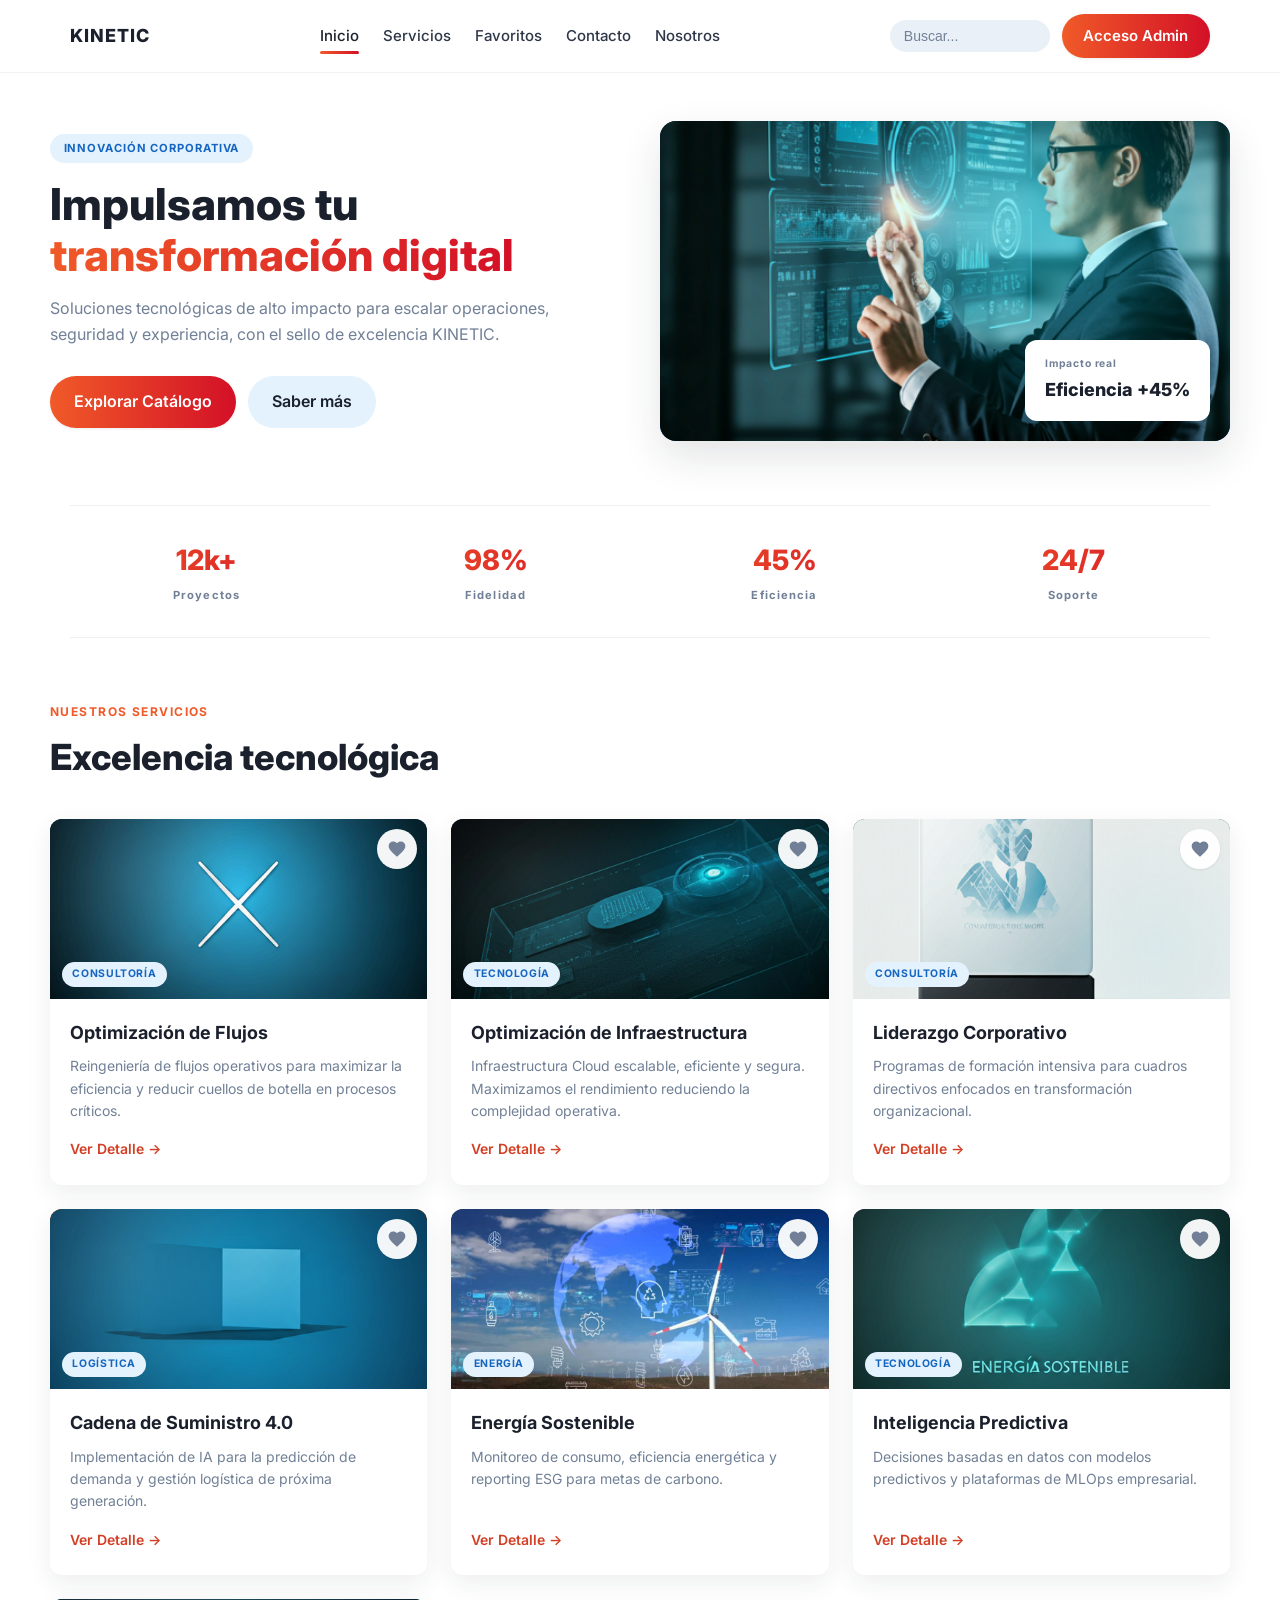
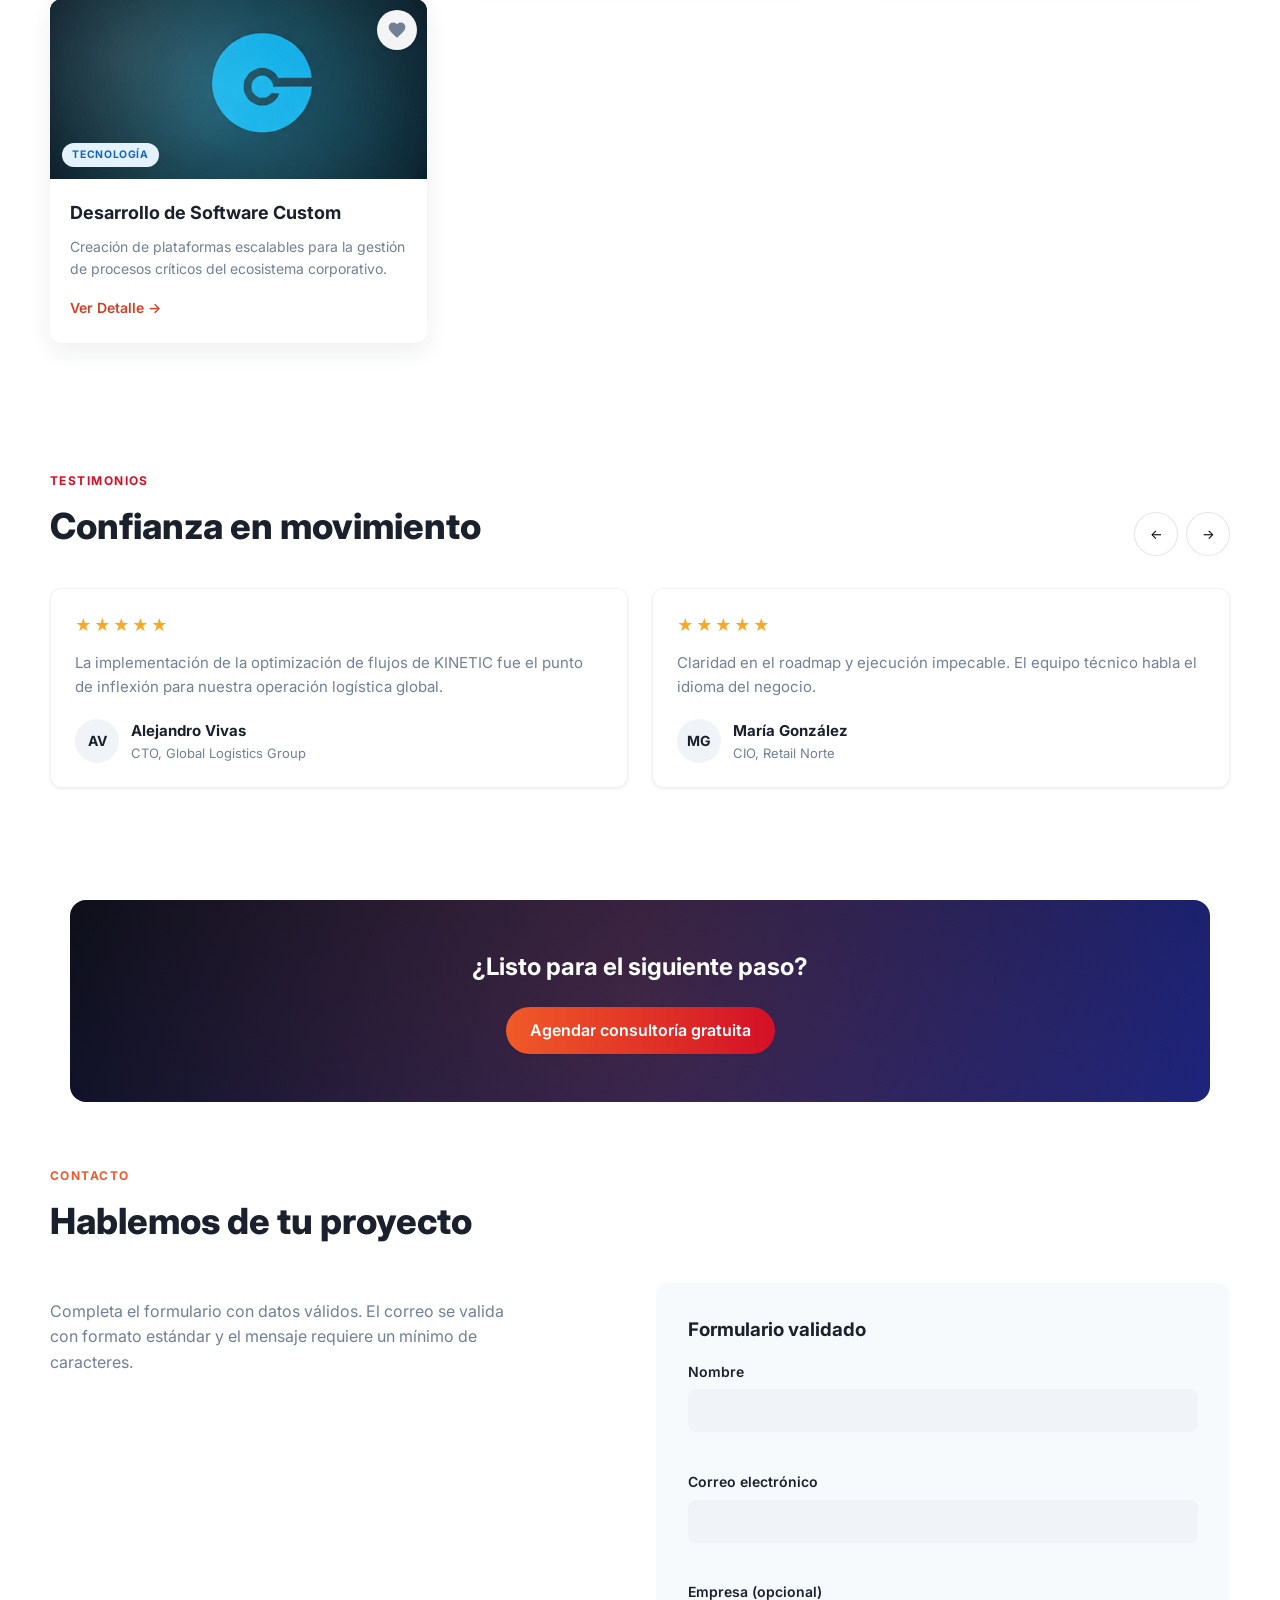
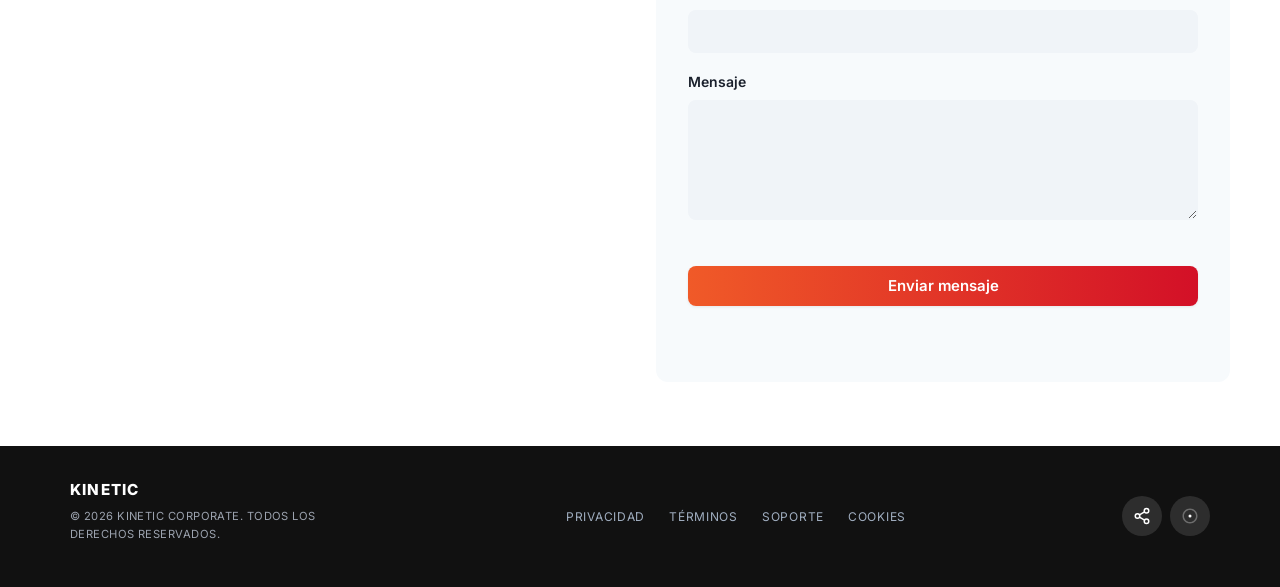
<file: index.html>
<!DOCTYPE html>
<html lang="es">
  <head>
    <meta charset="UTF-8" />
    <meta name="viewport" content="width=device-width, initial-scale=1.0" />
    <title>KINETIC · Innovación corporativa</title>
    <link rel="stylesheet" href="css/main.css" />
  </head>
  <body>
    <header class="site-header">
      <div class="container site-header__inner">
        <a class="site-logo" href="index.html">KINETIC</a>
        <nav class="site-nav" aria-label="Principal">
          <a class="site-nav__link site-nav__link--active" href="index.html">Inicio</a>
          <a class="site-nav__link" href="catalogo.html">Servicios</a>
          <a class="site-nav__link" href="catalogo.html?filter=favorites">Favoritos</a>
          <a class="site-nav__link" href="#contacto">Contacto</a>
          <a class="site-nav__link" href="nosotros.html">Nosotros</a>
        </nav>
        <div class="site-header__actions">
          <label class="sr-only" for="site-search">Buscar</label>
          <input
            id="site-search"
            class="search-field"
            type="search"
            placeholder="Buscar..."
            autocomplete="off"
          />
          <a class="btn btn--primary btn--pill" href="admin.html">Acceso Admin</a>
        </div>
      </div>
    </header>

    <main>
      <section class="hero container">
        <div class="hero__grid">
          <div>
            <span class="badge-pill">Innovación corporativa</span>
            <h1 class="hero__title">
              Impulsamos tu <span class="text-gradient">transformación digital</span>
            </h1>
            <p class="hero__lead">
              Soluciones tecnológicas de alto impacto para escalar operaciones, seguridad y
              experiencia, con el sello de excelencia KINETIC.
            </p>
            <div class="hero__actions">
              <a class="btn btn--primary btn--lg btn--pill" href="catalogo.html">Explorar Catálogo</a>
              <a class="btn btn--secondary btn--lg btn--pill" href="nosotros.html">Saber más</a>
            </div>
          </div>
          <div class="hero__visual">
            <div class="hero__image-wrap" role="img" aria-label="Visual tecnológico abstracto">
              <img src="data/images/img1.png" alt="Visual tecnológico abstracto" class="hero__img" />
              <div class="hero__float-card">
                <div class="hero__float-label">Impacto real</div>
                <div class="hero__float-value">Eficiencia +45%</div>
              </div>
            </div>
          </div>
        </div>
      </section>

      <div class="container">
        <div class="stats-bar">
          <div class="stat-item">
            <div class="stat-item__num">12k+</div>
            <div class="stat-item__label">Proyectos</div>
          </div>
          <div class="stat-item">
            <div class="stat-item__num">98%</div>
            <div class="stat-item__label">Fidelidad</div>
          </div>
          <div class="stat-item">
            <div class="stat-item__num">45%</div>
            <div class="stat-item__label">Eficiencia</div>
          </div>
          <div class="stat-item">
            <div class="stat-item__num">24/7</div>
            <div class="stat-item__label">Soporte</div>
          </div>
        </div>
      </div>

      <section class="section container" id="servicios-preview">
        <p class="section-kicker">Nuestros servicios</p>
        <h2 class="section-title">Excelencia tecnológica</h2>
        <div class="grid-services" id="services-grid" aria-live="polite">
          <!-- Tarjetas desde JSON -->
        </div>
      </section>

      <section class="section container">
        <div class="section-head">
          <div>
            <p class="section-kicker section-kicker--red">Testimonios</p>
            <h2 class="section-title" style="margin-bottom: 0">Confianza en movimiento</h2>
          </div>
          <div class="carousel-nav" aria-hidden="true">
            <button type="button" title="Anterior">←</button>
            <button type="button" title="Siguiente">→</button>
          </div>
        </div>
        <div class="testimonial-grid" id="testimonials-root"></div>
      </section>

      <section class="container">
        <div class="cta-band">
          <h2>¿Listo para el siguiente paso?</h2>
          <button type="button" class="btn btn--primary btn--lg btn--pill" id="open-consult-modal">
            Agendar consultoría gratuita
          </button>
        </div>
      </section>

      <section class="contact-section section container" id="contacto">
        <p class="section-kicker">Contacto</p>
        <h2 class="section-title">Hablemos de tu proyecto</h2>
        <div class="contact-grid">
          <div>
            <p style="color: var(--color-muted); max-width: 480px">
              Completa el formulario con datos válidos. El correo se valida con formato estándar y el
              mensaje requiere un mínimo de caracteres.
            </p>
          </div>
          <div class="contact-card">
            <h3>Formulario validado</h3>
            <form id="contact-form" novalidate>
              <div class="form-group">
                <label class="form-label" for="c-name">Nombre</label>
                <input class="input" id="c-name" name="name" type="text" autocomplete="name" required />
                <span class="form-error" data-error="name"></span>
              </div>
              <div class="form-group">
                <label class="form-label" for="c-email">Correo electrónico</label>
                <input
                  class="input"
                  id="c-email"
                  name="email"
                  type="email"
                  autocomplete="email"
                  required
                />
                <span class="form-error" data-error="email"></span>
              </div>
              <div class="form-group">
                <label class="form-label" for="c-company">Empresa (opcional)</label>
                <input class="input" id="c-company" name="company" type="text" />
              </div>
              <div class="form-group">
                <label class="form-label" for="c-msg">Mensaje</label>
                <textarea
                  class="input textarea"
                  id="c-msg"
                  name="message"
                  required
                  minlength="10"
                ></textarea>
                <span class="form-error" data-error="message"></span>
              </div>
              <button class="btn btn--primary btn--block" type="submit">Enviar mensaje</button>
              <p id="contact-form-status" class="form-error" style="margin-top: 1rem; color: #2e7d32" hidden></p>
            </form>
          </div>
        </div>
      </section>
    </main>

    <div class="modal-overlay" id="modal-consulta" role="dialog" aria-modal="true" aria-labelledby="modal-title">
      <div class="modal">
        <button type="button" class="modal__close" id="close-modal-consulta" aria-label="Cerrar">×</button>
        <h2 class="modal__title" id="modal-title">Agendar consultoría</h2>
        <p class="modal__subtitle">
          Esta acción enlaza con el mismo flujo de contacto: desplázate al formulario o complétalo aquí en la página principal.
        </p>
        <a class="btn btn--primary btn--block" href="#contacto">Ir al formulario de contacto</a>
      </div>
    </div>

    <footer class="site-footer">
      <div class="container site-footer__inner">
        <div>
          <div class="site-footer__brand">KINETIC</div>
          <p class="site-footer__copy">© 2026 KINETIC CORPORATE. TODOS LOS DERECHOS RESERVADOS.</p>
        </div>
        <nav class="site-footer__links" aria-label="Legal">
          <a href="#">Privacidad</a>
          <a href="#">Términos</a>
          <a href="#contacto">Soporte</a>
          <a href="#">Cookies</a>
        </nav>
        <div class="site-footer__icons">
          <button type="button" class="icon-btn" aria-label="Compartir">
            <svg viewBox="0 0 24 24" fill="none" stroke="currentColor" stroke-width="2">
              <circle cx="18" cy="5" r="3" />
              <circle cx="6" cy="12" r="3" />
              <circle cx="18" cy="19" r="3" />
              <path d="M8.59 13.51l6.83 3.98M15.41 6.51l-6.82 3.98" />
            </svg>
          </button>
          <button type="button" class="icon-btn" aria-label="Red">
            <svg viewBox="0 0 24 24" fill="currentColor">
              <circle cx="12" cy="12" r="2" />
              <path
                d="M12 2C6.48 2 2 6.48 2 12s4.48 10 10 10 10-4.48 10-10S17.52 2 12 2zm0 18c-4.41 0-8-3.59-8-8s3.59-8 8-8 8 3.59 8 8-3.59 8-8 8z"
                opacity=".3"
              />
            </svg>
          </button>
        </div>
      </div>
    </footer>

    <script type="module" src="js/home.js"></script>
  </body>
</html>
</file>
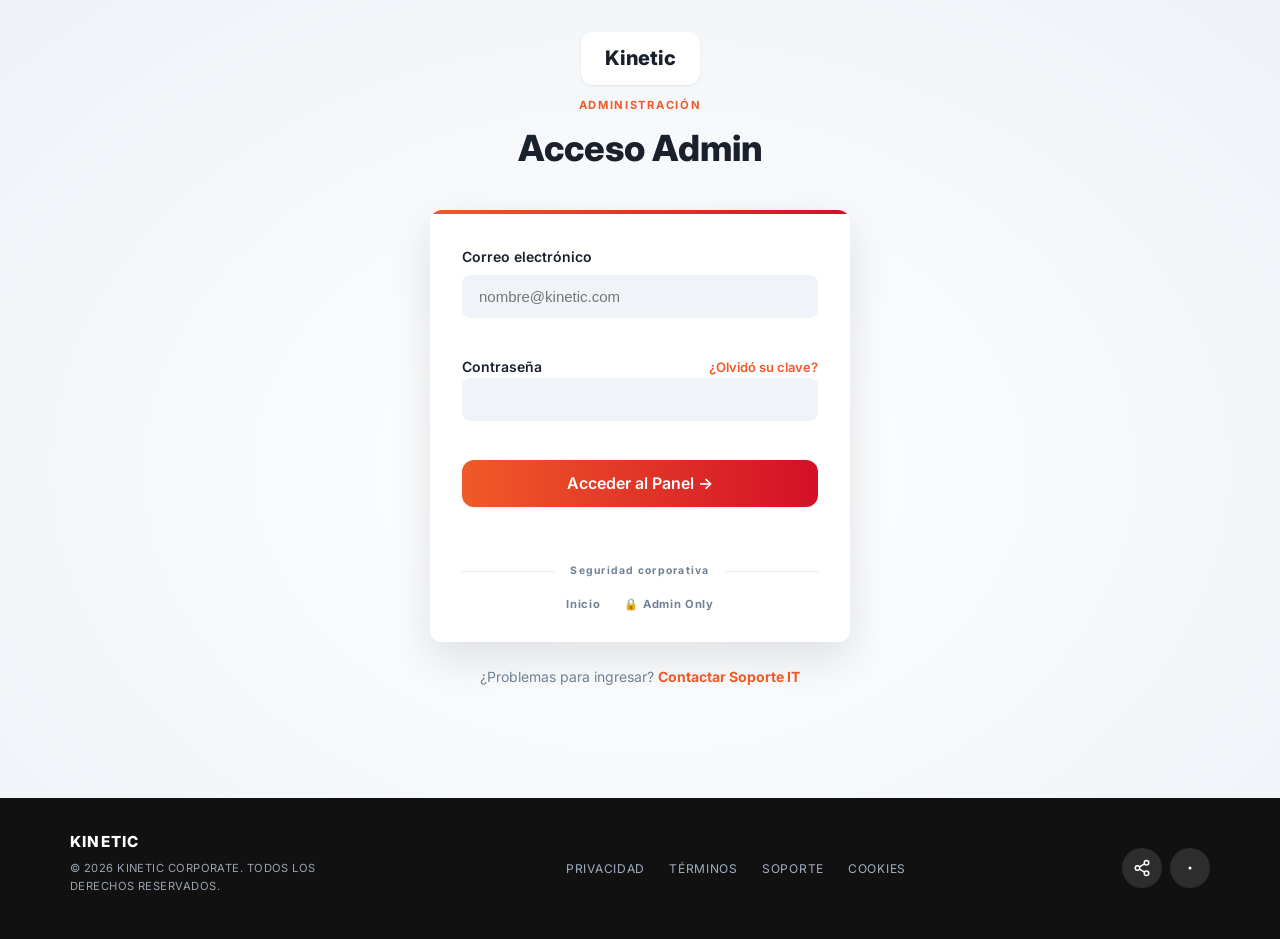
<file: admin.html>
<!DOCTYPE html>
<html lang="es">
  <head>
    <meta charset="UTF-8" />
    <meta name="viewport" content="width=device-width, initial-scale=1.0" />
    <title>Acceso Admin · KINETIC</title>
    <link rel="stylesheet" href="css/main.css" />
  </head>
  <body class="admin-page page-bg--radial">
    <main class="admin-main">
      <div style="text-align: center">
        <div class="admin-brand">Kinetic</div>
        <p class="admin-kicker">Administración</p>
        <h1 class="admin-title">Acceso Admin</h1>
      </div>

      <div class="login-card">
        <div class="login-card__accent"></div>
        <div class="login-card__body">
          <form id="admin-login-form" novalidate>
            <div class="form-group">
              <label class="form-label" for="adm-email">Correo electrónico</label>
              <input
                class="input"
                id="adm-email"
                name="email"
                type="email"
                autocomplete="username"
                placeholder="nombre@kinetic.com"
                required
              />
              <span class="form-error" data-error="email"></span>
            </div>
            <div class="form-group">
              <div class="form-row">
                <label class="form-label" for="adm-pass">Contraseña</label>
                <a class="link-accent" href="#">¿Olvidó su clave?</a>
              </div>
              <input
                class="input"
                id="adm-pass"
                name="password"
                type="password"
                autocomplete="current-password"
                required
                minlength="8"
              />
              <span class="form-error" data-error="password"></span>
            </div>
            <button type="submit" class="btn btn--primary btn--block btn--lg">
              Acceder al Panel →
            </button>
            <p id="admin-login-status" class="form-error" style="margin-top: 1rem; color: #2e7d32" hidden></p>
          </form>
          <div class="login-card__divider">Seguridad corporativa</div>
          <div class="login-card__footer-links">
            <a href="index.html">Inicio</a>
            <a href="admin.html">🔒 Admin Only</a>
          </div>
        </div>
      </div>

      <p class="admin-support">
        ¿Problemas para ingresar? <strong>Contactar Soporte IT</strong>
      </p>
    </main>

    <footer class="site-footer" style="margin-top: 0">
      <div class="container site-footer__inner">
        <div>
          <div class="site-footer__brand">KINETIC</div>
          <p class="site-footer__copy">© 2026 KINETIC CORPORATE. TODOS LOS DERECHOS RESERVADOS.</p>
        </div>
        <nav class="site-footer__links">
          <a href="#">Privacidad</a>
          <a href="#">Términos</a>
          <a href="index.html#contacto">Soporte</a>
          <a href="#">Cookies</a>
        </nav>
        <div class="site-footer__icons">
          <button type="button" class="icon-btn" aria-label="Compartir">
            <svg viewBox="0 0 24 24" fill="none" stroke="currentColor" stroke-width="2" width="18" height="18">
              <circle cx="18" cy="5" r="3" />
              <circle cx="6" cy="12" r="3" />
              <circle cx="18" cy="19" r="3" />
              <path d="M8.59 13.51l6.83 3.98M15.41 6.51l-6.82 3.98" />
            </svg>
          </button>
          <button type="button" class="icon-btn" aria-label="Red">
            <svg viewBox="0 0 24 24" fill="currentColor" width="18" height="18">
              <circle cx="12" cy="12" r="2" />
            </svg>
          </button>
        </div>
      </div>
    </footer>

    <script type="module" src="js/admin.js"></script>
  </body>
</html>
</file>
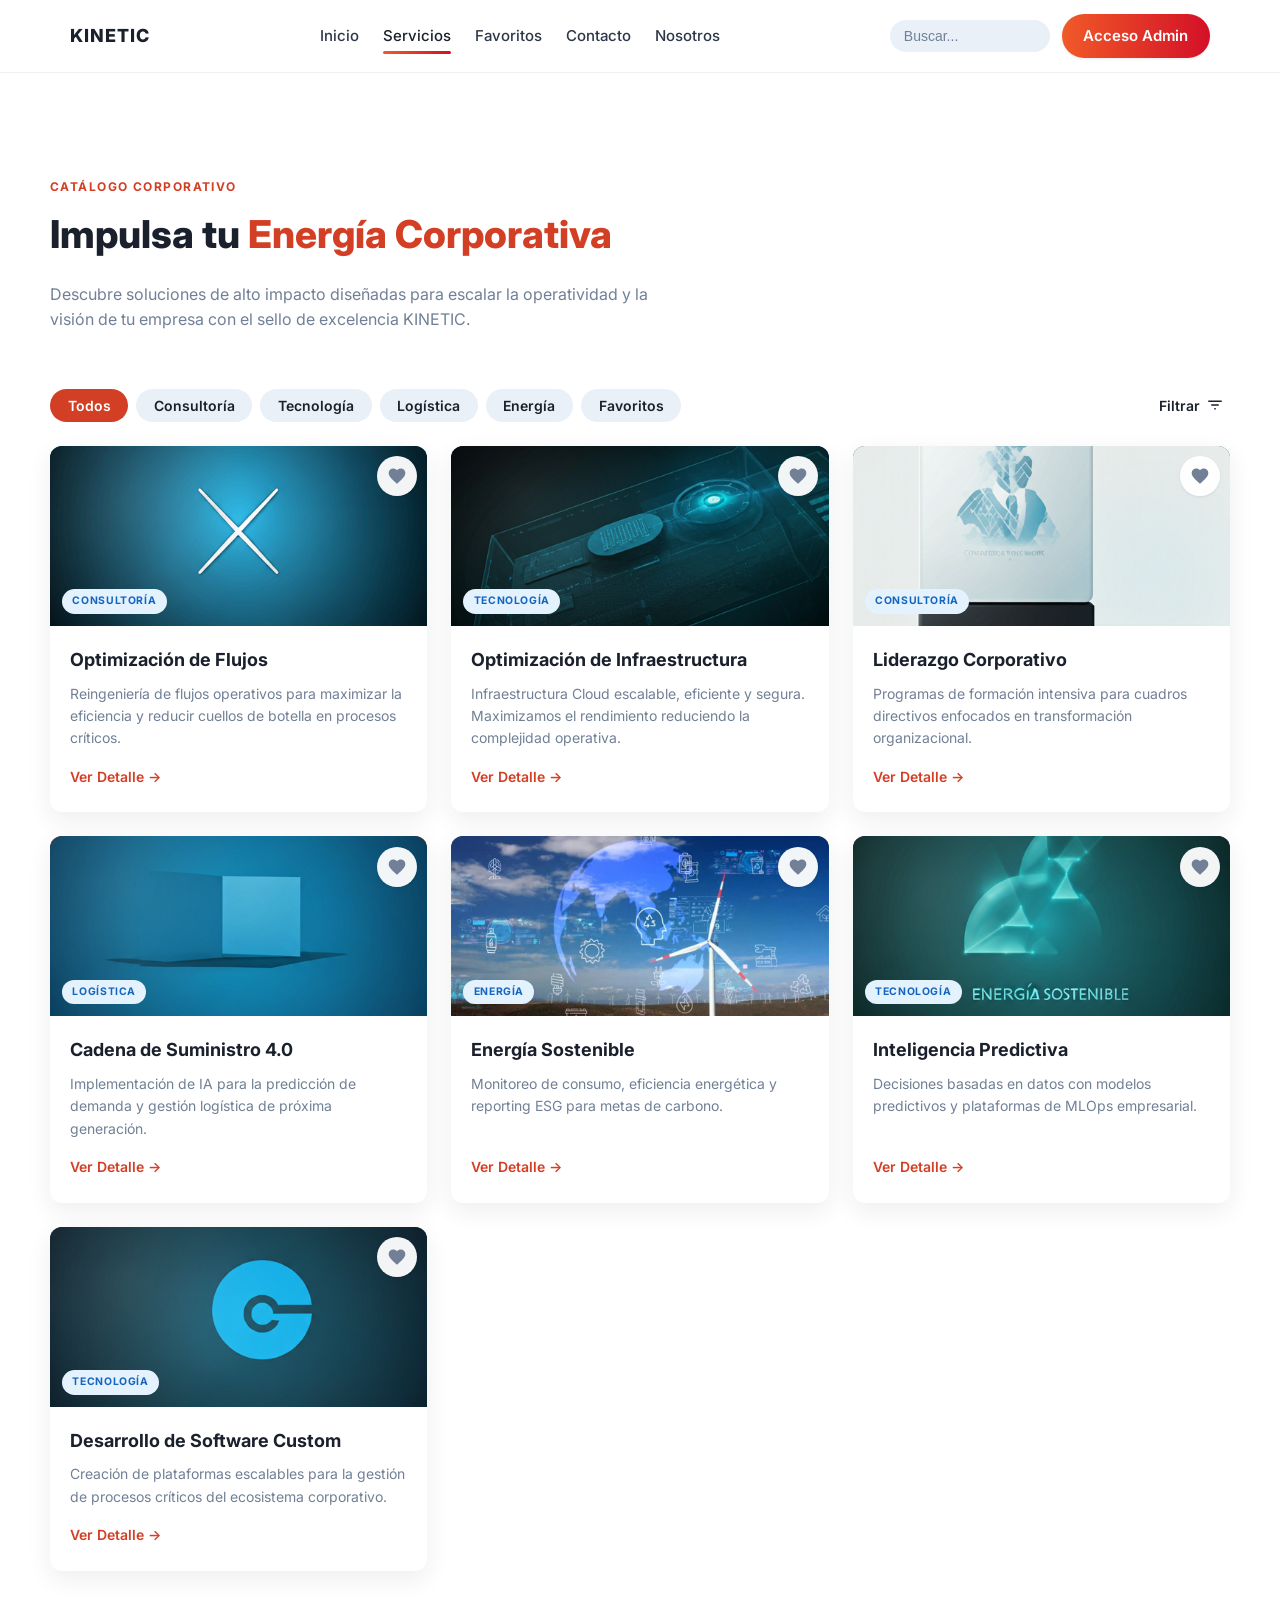
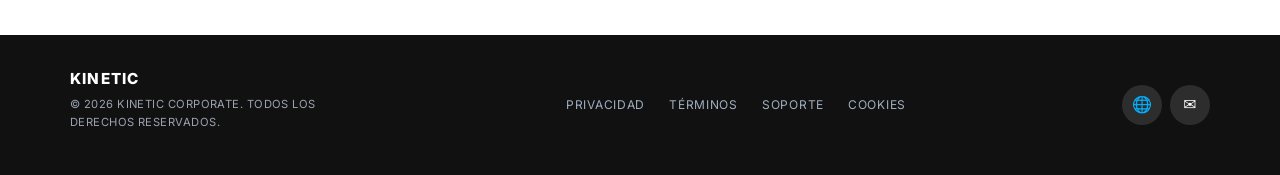
<file: catalogo.html>
<!DOCTYPE html>
<html lang="es">
  <head>
    <meta charset="UTF-8" />
    <meta name="viewport" content="width=device-width, initial-scale=1.0" />
    <title>Catálogo corporativo · KINETIC</title>
    <link rel="stylesheet" href="css/main.css" />
  </head>
  <body>
    <header class="site-header">
      <div class="container site-header__inner">
        <a class="site-logo" href="index.html">KINETIC</a>
        <nav class="site-nav" aria-label="Principal">
          <a class="site-nav__link" href="index.html">Inicio</a>
          <a class="site-nav__link site-nav__link--active" href="catalogo.html">Servicios</a>
          <a class="site-nav__link" href="catalogo.html?filter=favorites">Favoritos</a>
          <a class="site-nav__link" href="index.html#contacto">Contacto</a>
          <a class="site-nav__link" href="nosotros.html">Nosotros</a>
        </nav>
        <div class="site-header__actions">
          <label class="sr-only" for="cat-search">Buscar</label>
          <input
            id="cat-search"
            class="search-field"
            type="search"
            placeholder="Buscar..."
            autocomplete="off"
          />
          <a class="btn btn--primary btn--pill" href="admin.html">Acceso Admin</a>
        </div>
      </div>
    </header>

    <main class="container section">
      <header class="catalog-hero">
        <p class="catalog-hero__kicker">Catálogo corporativo</p>
        <h1 class="catalog-hero__title">Impulsa tu <span>Energía Corporativa</span></h1>
        <p class="catalog-hero__lead">
          Descubre soluciones de alto impacto diseñadas para escalar la operatividad y la visión de
          tu empresa con el sello de excelencia KINETIC.
        </p>
      </header>

      <div class="filter-bar">
        <div class="filter-pills" role="toolbar" aria-label="Filtrar por categoría">
          <button type="button" class="filter-pill filter-pill--active" data-filter-cat="todos">
            Todos
          </button>
          <button type="button" class="filter-pill" data-filter-cat="consultoria">Consultoría</button>
          <button type="button" class="filter-pill" data-filter-cat="tecnologia">Tecnología</button>
          <button type="button" class="filter-pill" data-filter-cat="logistica">Logística</button>
          <button type="button" class="filter-pill" data-filter-cat="energia">Energía</button>
          <button type="button" class="filter-pill" data-filter-favorites>Favoritos</button>
        </div>
        <button type="button" class="filter-extra">
          <span>Filtrar</span>
          <svg width="18" height="18" viewBox="0 0 24 24" fill="currentColor" aria-hidden="true">
            <path d="M3 6h18v2H3V6zm4 5h10v2H7v-2zm4 5h2v2h-2v-2z" />
          </svg>
        </button>
      </div>

      <div class="grid-services" id="catalog-grid" aria-live="polite"></div>
    </main>

    <footer class="site-footer">
      <div class="container site-footer__inner">
        <div>
          <div class="site-footer__brand">KINETIC</div>
          <p class="site-footer__copy">© 2026 KINETIC CORPORATE. TODOS LOS DERECHOS RESERVADOS.</p>
        </div>
        <nav class="site-footer__links" aria-label="Legal">
          <a href="#">Privacidad</a>
          <a href="#">Términos</a>
          <a href="index.html#contacto">Soporte</a>
          <a href="#">Cookies</a>
        </nav>
        <div class="site-footer__icons">
          <span class="icon-btn" title="Global" aria-hidden="true">🌐</span>
          <a class="icon-btn" href="mailto:soporte@kinetic.com" aria-label="Correo">✉</a>
        </div>
      </div>
    </footer>

    <script type="module" src="js/catalog.js"></script>
  </body>
</html>
</file>
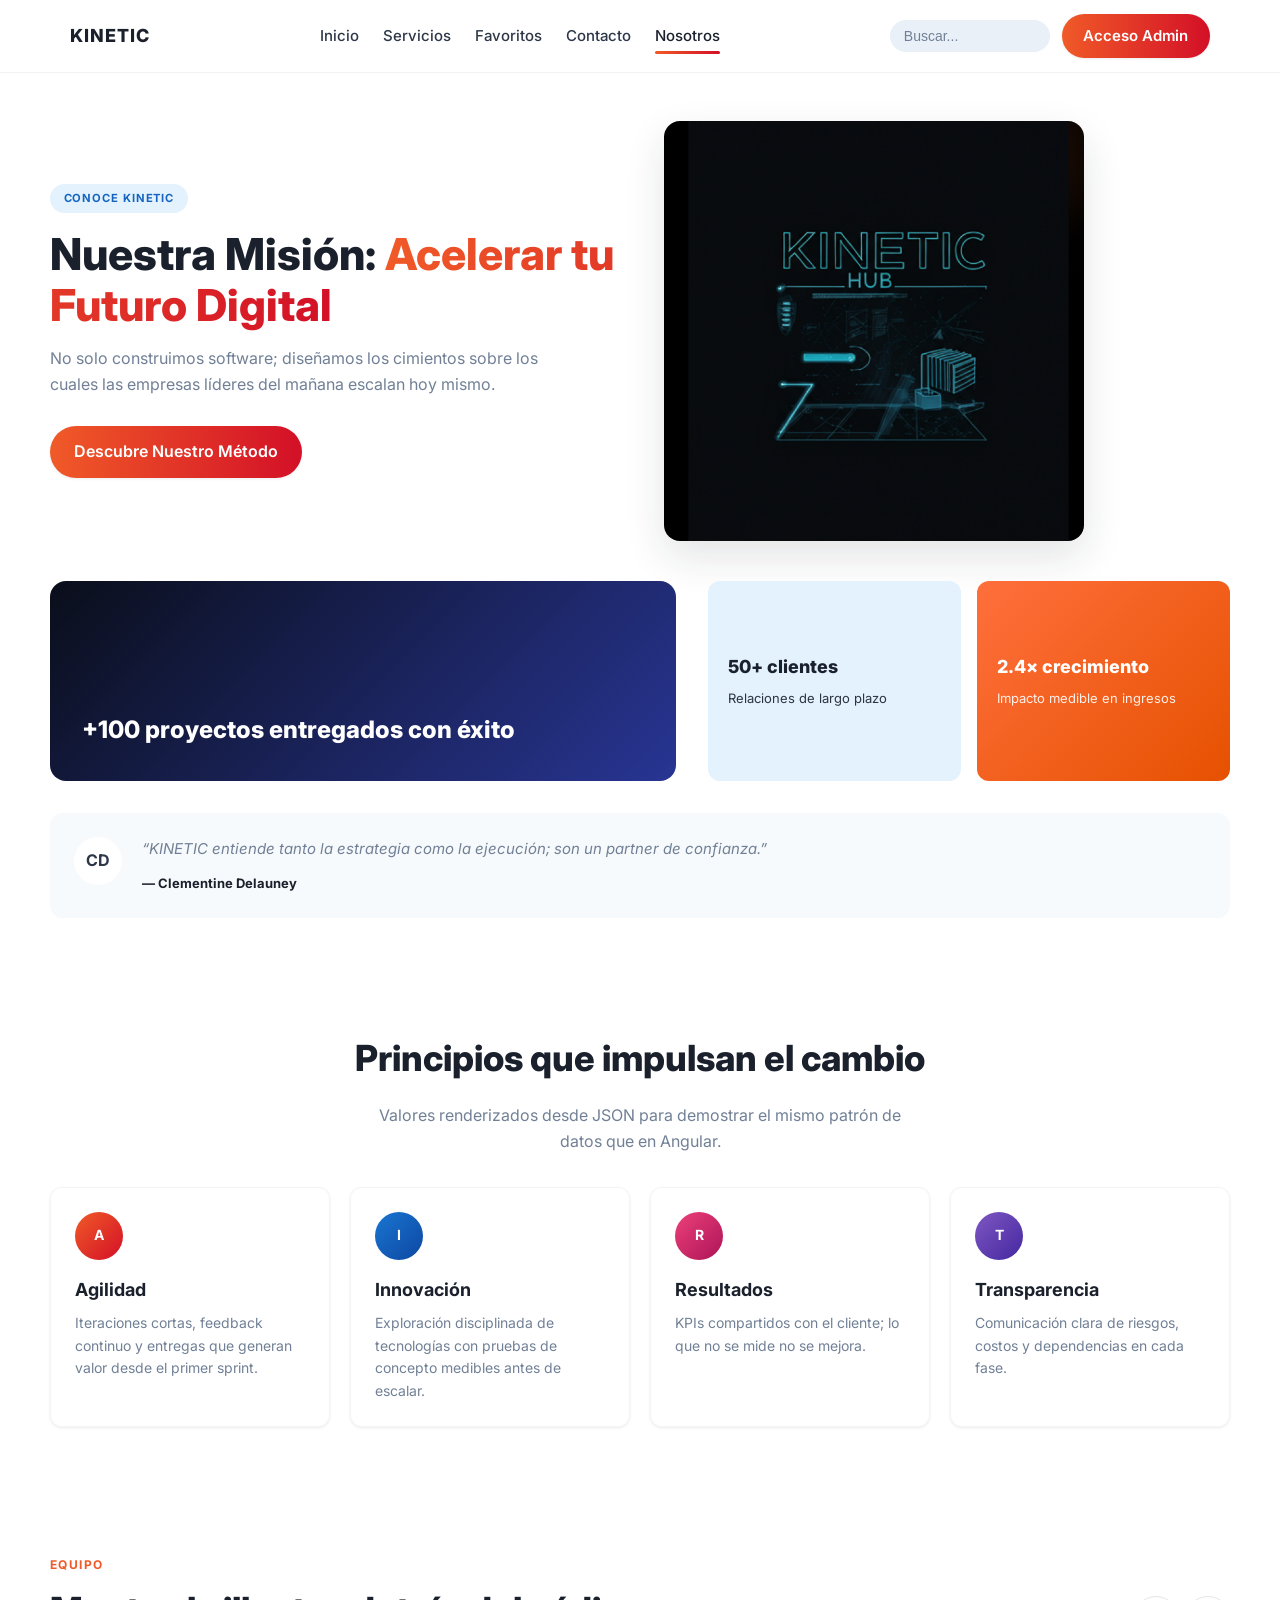
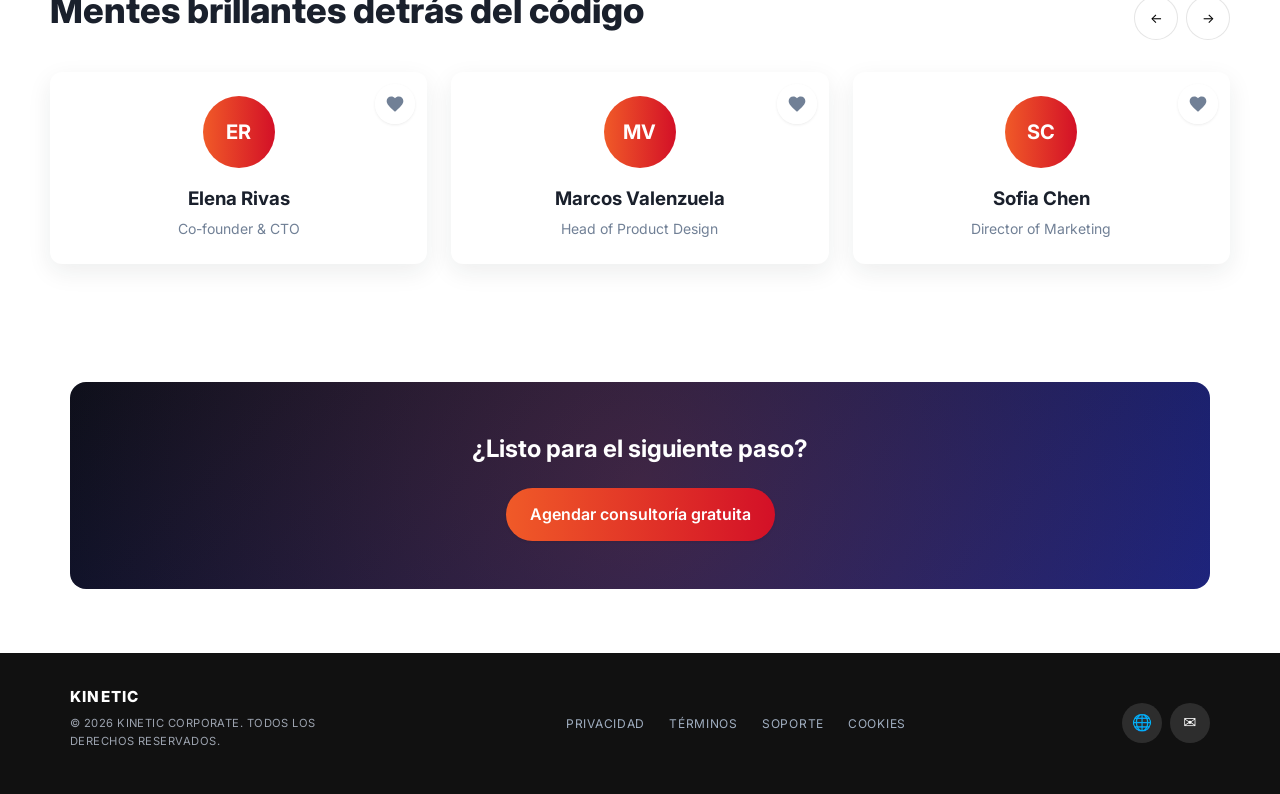
<file: nosotros.html>
<!DOCTYPE html>
<html lang="es">
  <head>
    <meta charset="UTF-8" />
    <meta name="viewport" content="width=device-width, initial-scale=1.0" />
    <title>Nosotros · KINETIC</title>
    <link rel="stylesheet" href="css/main.css" />
  </head>
  <body>
    <header class="site-header">
      <div class="container site-header__inner">
        <a class="site-logo" href="index.html">KINETIC</a>
        <nav class="site-nav" aria-label="Principal">
          <a class="site-nav__link" href="index.html">Inicio</a>
          <a class="site-nav__link" href="catalogo.html">Servicios</a>
          <a class="site-nav__link" href="catalogo.html?filter=favorites">Favoritos</a>
          <a class="site-nav__link" href="index.html#contacto">Contacto</a>
          <a class="site-nav__link site-nav__link--active" href="nosotros.html">Nosotros</a>
        </nav>
        <div class="site-header__actions">
          <input class="search-field" type="search" placeholder="Buscar..." aria-label="Buscar" />
          <a class="btn btn--primary btn--pill" href="admin.html">Acceso Admin</a>
        </div>
      </div>
    </header>

    <main>
      <section class="mission-hero container section">
        <div class="mission-hero__grid">
          <div>
            <span class="badge-pill">Conoce Kinetic</span>
            <h1 class="hero__title">
              Nuestra Misión: <span class="text-gradient">Acelerar tu Futuro Digital</span>
            </h1>
            <p class="hero__lead" style="max-width: 520px">
              No solo construimos software; diseñamos los cimientos sobre los cuales las empresas líderes del mañana escalan hoy mismo.
            </p>
            <a class="btn btn--primary btn--lg btn--pill" href="index.html#contacto">Descubre Nuestro Método</a>
          </div>
          <div class="mission-hero__visual">
            <img
              src="data/images/kitetic hub.png"
              alt="Kinetic Hub — plataforma tecnológica"
              class="mission-hero__img"
            />
          </div>
        </div>

        <div class="split-stats">
          <div class="stat-card-large">
            <h3>+100 proyectos entregados con éxito</h3>
          </div>
          <div class="stat-cards-small">
            <div class="stat-card-mini stat-card-mini--blue">
              <h4>50+ clientes</h4>
              <p>Relaciones de largo plazo</p>
            </div>
            <div class="stat-card-mini stat-card-mini--orange">
              <h4>2.4× crecimiento</h4>
              <p>Impacto medible en ingresos</p>
            </div>
          </div>
        </div>

        <div class="quote-block" style="margin-top: 2rem">
          <div class="quote-block__avatar">CD</div>
          <div>
            <p>
              “KINETIC entiende tanto la estrategia como la ejecución; son un partner de confianza.”
            </p>
            <cite>— Clementine Delauney</cite>
          </div>
        </div>
      </section>

      <section class="section container">
        <h2 class="section-title" style="text-align: center">Principios que impulsan el cambio</h2>
        <p style="text-align: center; color: var(--color-muted); max-width: 560px; margin: -1rem auto 2rem">
          Valores renderizados desde JSON para demostrar el mismo patrón de datos que en Angular.
        </p>
        <div class="principles-grid" id="principles-root"></div>
      </section>

      <section class="section container">
        <div class="section-head">
          <div>
            <p class="section-kicker">Equipo</p>
            <h2 class="section-title" style="margin-bottom: 0">Mentes brillantes detrás del código</h2>
          </div>
          <div class="carousel-nav">
            <button type="button" id="team-prev" title="Anterior">←</button>
            <button type="button" id="team-next" title="Siguiente">→</button>
          </div>
        </div>
        <div class="team-carousel" id="team-carousel">
          <div class="team-grid" id="team-root"></div>
        </div>
      </section>

      <section class="container" style="padding-bottom: 4rem">
        <div class="cta-band">
          <h2>¿Listo para el siguiente paso?</h2>
          <a class="btn btn--primary btn--lg btn--pill" href="index.html#contacto">Agendar consultoría gratuita</a>
        </div>
      </section>
    </main>

    <footer class="site-footer">
      <div class="container site-footer__inner">
        <div>
          <div class="site-footer__brand">KINETIC</div>
          <p class="site-footer__copy">© 2026 KINETIC CORPORATE. TODOS LOS DERECHOS RESERVADOS.</p>
        </div>
        <nav class="site-footer__links">
          <a href="#">Privacidad</a>
          <a href="#">Términos</a>
          <a href="index.html#contacto">Soporte</a>
          <a href="#">Cookies</a>
        </nav>
        <div class="site-footer__icons">
          <span class="icon-btn" aria-hidden="true">🌐</span>
          <span class="icon-btn" aria-hidden="true">✉</span>
        </div>
      </div>
    </footer>

    <script type="module" src="js/nosotros.js"></script>
  </body>
</html>
</file>
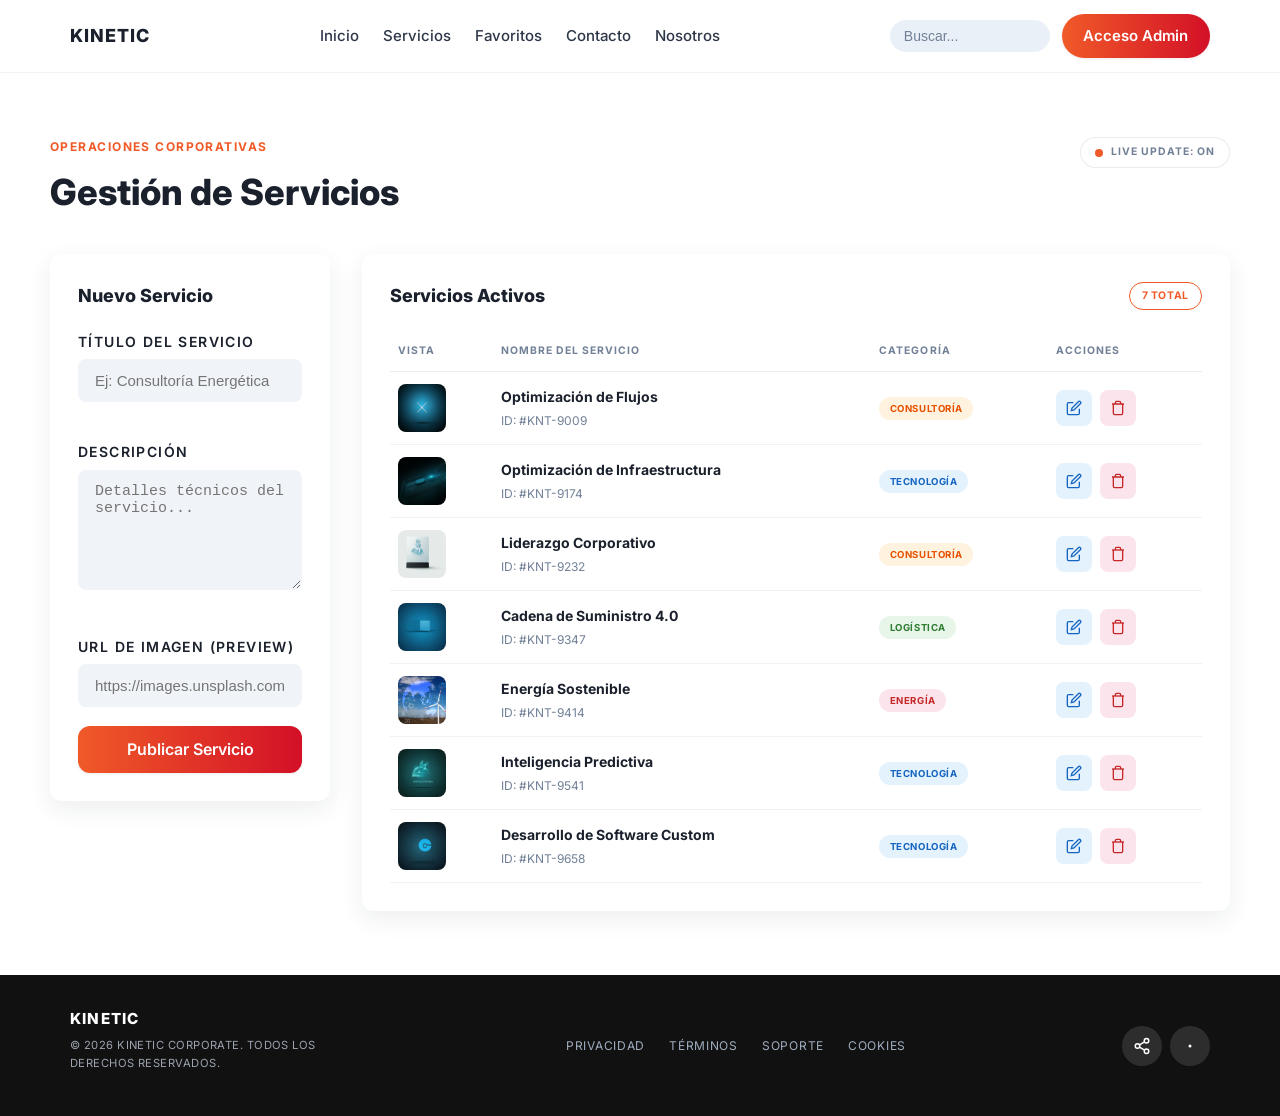
<file: panel.html>
<!DOCTYPE html>
<html lang="es">
  <head>
    <meta charset="UTF-8" />
    <meta name="viewport" content="width=device-width, initial-scale=1.0" />
    <title>Gestión de Servicios · KINETIC Admin</title>
    <link rel="stylesheet" href="css/main.css" />
  </head>
  <body>
    <header class="site-header">
      <div class="container site-header__inner">
        <a class="site-logo" href="index.html">KINETIC</a>
        <nav class="site-nav" aria-label="Principal">
          <a class="site-nav__link" href="index.html">Inicio</a>
          <a class="site-nav__link" href="catalogo.html">Servicios</a>
          <a class="site-nav__link" href="catalogo.html?filter=favorites">Favoritos</a>
          <a class="site-nav__link" href="index.html#contacto">Contacto</a>
          <a class="site-nav__link" href="nosotros.html">Nosotros</a>
        </nav>
        <div class="site-header__actions">
          <input class="search-field" type="search" placeholder="Buscar..." aria-label="Buscar" />
          <a class="btn btn--primary btn--pill" href="admin.html">Acceso Admin</a>
        </div>
      </div>
    </header>

    <main class="container section">
      <div class="panel-header">
        <div>
          <p class="section-kicker">Operaciones corporativas</p>
          <h1 class="section-title" style="margin-bottom: 0">Gestión de Servicios</h1>
        </div>
        <div class="panel-live-badge">
          <span class="panel-live-dot"></span> Live Update: ON
        </div>
      </div>

      <div class="panel-grid">
        <!-- Formulario nuevo servicio -->
        <aside class="panel-form-card">
          <h2 class="panel-form-card__title">Nuevo Servicio</h2>
          <form id="panel-add-form" novalidate>
            <div class="form-group">
              <label class="form-label form-label--upper" for="p-title">Título del servicio</label>
              <input
                class="input"
                id="p-title"
                name="title"
                type="text"
                placeholder="Ej: Consultoría Energética"
                required
              />
              <span class="form-error" data-error="title"></span>
            </div>
            <div class="form-group">
              <label class="form-label form-label--upper" for="p-desc">Descripción</label>
              <textarea
                class="input textarea"
                id="p-desc"
                name="description"
                placeholder="Detalles técnicos del servicio..."
                required
                minlength="10"
              ></textarea>
              <span class="form-error" data-error="description"></span>
            </div>
            <div class="form-group">
              <label class="form-label form-label--upper" for="p-img">URL de imagen (preview)</label>
              <input
                class="input"
                id="p-img"
                name="image"
                type="url"
                placeholder="https://images.unsplash.com/..."
              />
            </div>
            <button type="submit" class="btn btn--primary btn--block btn--lg">
              Publicar Servicio
            </button>
          </form>
        </aside>

        <!-- Tabla de servicios -->
        <div class="panel-table-card">
          <div class="panel-table-header">
            <h2 class="panel-table-card__title">Servicios Activos</h2>
            <span class="panel-total-badge" id="panel-total">0 Total</span>
          </div>
          <div class="panel-table-wrap">
            <table class="panel-table">
              <thead>
                <tr>
                  <th>Vista</th>
                  <th>Nombre del servicio</th>
                  <th>Categoría</th>
                  <th>Acciones</th>
                </tr>
              </thead>
              <tbody id="panel-table-body">
                <!-- Filas dinámicas -->
              </tbody>
            </table>
          </div>
        </div>
      </div>
    </main>

    <footer class="site-footer">
      <div class="container site-footer__inner">
        <div>
          <div class="site-footer__brand">KINETIC</div>
          <p class="site-footer__copy">© 2026 KINETIC CORPORATE. TODOS LOS DERECHOS RESERVADOS.</p>
        </div>
        <nav class="site-footer__links" aria-label="Legal">
          <a href="#">Privacidad</a>
          <a href="#">Términos</a>
          <a href="index.html#contacto">Soporte</a>
          <a href="#">Cookies</a>
        </nav>
        <div class="site-footer__icons">
          <button type="button" class="icon-btn" aria-label="Compartir">
            <svg viewBox="0 0 24 24" fill="none" stroke="currentColor" stroke-width="2" width="18" height="18">
              <circle cx="18" cy="5" r="3" />
              <circle cx="6" cy="12" r="3" />
              <circle cx="18" cy="19" r="3" />
              <path d="M8.59 13.51l6.83 3.98M15.41 6.51l-6.82 3.98" />
            </svg>
          </button>
          <button type="button" class="icon-btn" aria-label="Red">
            <svg viewBox="0 0 24 24" fill="currentColor" width="18" height="18">
              <circle cx="12" cy="12" r="2" />
            </svg>
          </button>
        </div>
      </div>
    </footer>

    <script type="module" src="js/panel.js"></script>
  </body>
</html>
</file>
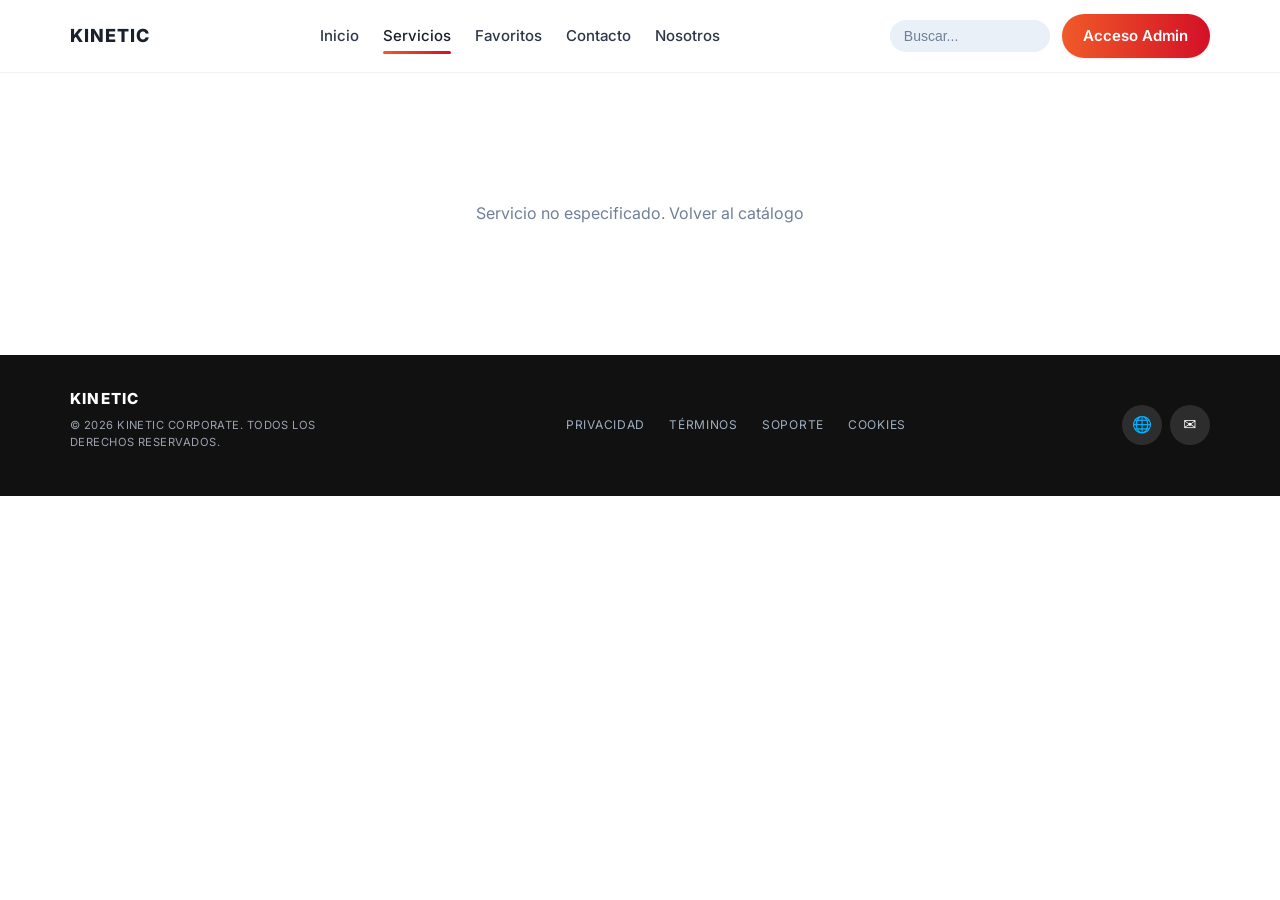
<file: servicio.html>
<!DOCTYPE html>
<html lang="es">
  <head>
    <meta charset="UTF-8" />
    <meta name="viewport" content="width=device-width, initial-scale=1.0" />
    <title>Detalle de servicio · KINETIC</title>
    <link rel="stylesheet" href="css/main.css" />
  </head>
  <body>
    <header class="site-header">
      <div class="container site-header__inner">
        <a class="site-logo" href="index.html">KINETIC</a>
        <nav class="site-nav" aria-label="Principal">
          <a class="site-nav__link" href="index.html">Inicio</a>
          <a class="site-nav__link site-nav__link--active" href="catalogo.html">Servicios</a>
          <a class="site-nav__link" href="catalogo.html?filter=favorites">Favoritos</a>
          <a class="site-nav__link" href="index.html#contacto">Contacto</a>
          <a class="site-nav__link" href="nosotros.html">Nosotros</a>
        </nav>
        <div class="site-header__actions">
          <input class="search-field" type="search" placeholder="Buscar..." aria-label="Buscar" />
          <a class="btn btn--primary btn--pill" href="admin.html">Acceso Admin</a>
        </div>
      </div>
    </header>

    <main id="detail-main">
      <div class="container">
        <p class="breadcrumbs" id="detail-breadcrumb">
          <a href="index.html">Inicio</a><span>›</span><a href="catalogo.html">Servicios</a
          ><span>›</span><span id="detail-bc-title">Servicio</span>
        </p>

        <section class="detail-hero">
          <div class="detail-hero__grid">
            <div>
              <span class="badge-pill" id="detail-badge">SOLUCIONES ENTERPRISE</span>
              <h1 class="detail-hero__title" id="detail-hero-title">Cargando…</h1>
              <p class="detail-hero__desc" id="detail-hero-desc"></p>
            </div>
            <div class="detail-visual detail-visual--cyan" id="detail-visual" aria-hidden="true">
              <img class="detail-visual__img" id="detail-visual-img" src="" alt="" loading="lazy" hidden />
              <div class="detail-visual__glow"></div>
            </div>
          </div>
        </section>

        <div class="detail-layout">
          <div>
            <article class="content-card">
              <h2>Visión general del servicio</h2>
              <p id="detail-overview"></p>
            </article>
            <div class="cap-grid">
              <h3 class="cap-grid__title">Capacidades técnicas</h3>
              <div class="cap-grid__items" id="detail-capabilities"></div>
            </div>
          </div>
          <aside>
            <div class="sidebar-card">
              <p>Agenda una sesión con un consultor senior para aterrizar alcance, plazos y ROI.</p>
              <button type="button" class="btn btn--primary btn--block btn--lg" id="detail-contact-consult">
                Contactar consultor →
              </button>
              <button type="button" class="btn btn--outline btn--block btn--lg" id="detail-fav-btn">
                <span aria-hidden="true">♡</span> Añadir a Favoritos
              </button>
              <ul class="checklist">
                <li>SLA medible y reportes claros</li>
                <li>Soporte durante el despliegue</li>
                <li>Auditorías de seguridad opcionales</li>
              </ul>
            </div>
            <div class="promo-card">
              <h3>Caso de éxito</h3>
              <p>Descarga el whitepaper sobre optimización operativa en entornos regulados.</p>
              <a href="#">Leer más</a>
            </div>
          </aside>
        </div>

        <section class="testimonial-dark">
          <div class="testimonial-dark__quote">“</div>
          <p>
            La implementación de la optimización de flujos de KINETIC fue el punto de inflexión para
            nuestra operación logística global.
          </p>
          <div class="testimonial-dark__author">
            <div class="testimonial-dark__avatar">AV</div>
            <div>
              <strong>Alejandro Vivas</strong><br />
              <small style="opacity: 0.85">CTO, Global Logistics Group</small>
            </div>
          </div>
        </section>

        <section class="content-card" style="margin-top: 2rem">
          <h2>Contacto rápido (validación demo)</h2>
          <form id="detail-quick-contact" novalidate>
            <div class="form-group">
              <label class="form-label" for="dq-email">Correo</label>
              <input class="input" id="dq-email" name="email" type="email" required />
              <span class="form-error" data-error="email"></span>
            </div>
            <button class="btn btn--secondary" type="submit">Solicitar información</button>
          </form>
        </section>
      </div>
    </main>

    <footer class="site-footer">
      <div class="container site-footer__inner">
        <div>
          <div class="site-footer__brand">KINETIC</div>
          <p class="site-footer__copy">© 2026 KINETIC CORPORATE. TODOS LOS DERECHOS RESERVADOS.</p>
        </div>
        <nav class="site-footer__links">
          <a href="#">Privacidad</a>
          <a href="#">Términos</a>
          <a href="index.html#contacto">Soporte</a>
          <a href="#">Cookies</a>
        </nav>
        <div class="site-footer__icons">
          <span class="icon-btn" aria-hidden="true">🌐</span>
          <span class="icon-btn" aria-hidden="true">✉</span>
        </div>
      </div>
    </footer>

    <script type="module" src="js/detail.js"></script>
  </body>
</html>
</file>
<file: css/main.css>
/**
 * Punto único de importación — en Angular: styles.scss + partials por componente
 */
@import url("https://fonts.googleapis.com/css2?family=Inter:wght@400;500;600;700;800&display=swap");

@import "./tokens.css";
@import "./base.css";
@import "./layout.css";
@import "./components/header.css";
@import "./components/footer.css";
@import "./components/buttons.css";
@import "./components/cards.css";
@import "./components/forms.css";
@import "./pages/home.css";
@import "./pages/catalog.css";
@import "./pages/detail.css";
@import "./pages/admin.css";
@import "./pages/panel.css";
@import "./pages/nosotros.css";
</file>
